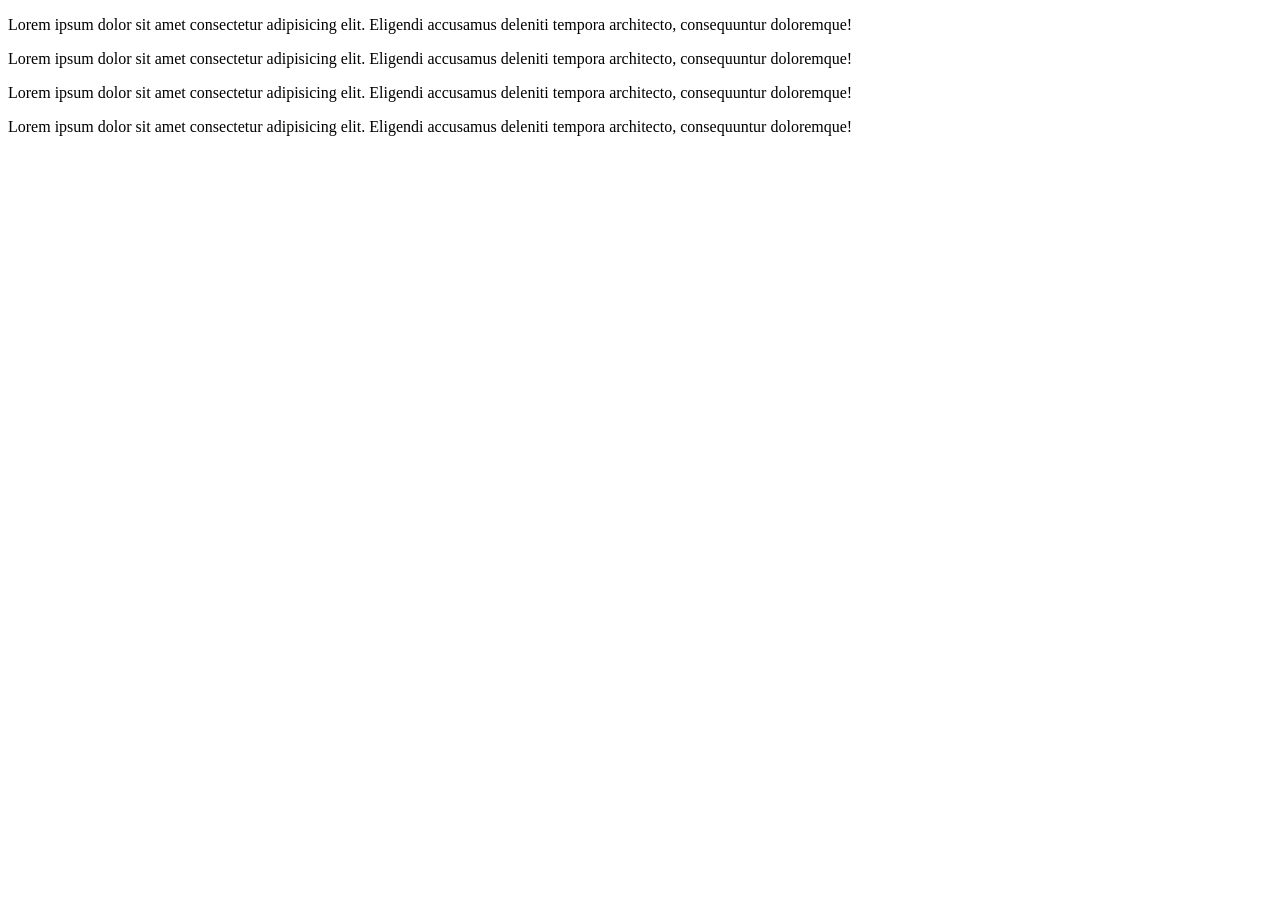
<file: 01 - Variables/index.html>
<!DOCTYPE html>
<html lang="en">
<head>
    <meta charset="UTF-8">
    <meta name="viewport" content="width=device-width, initial-scale=1.0">
    <title>Variables</title>
    <link rel="stylesheet" href="style.scss
</head>
<body>
    <section class="container">
        <section class="card">
            <div class="img img-one"></div>
                <p class="info">Lorem ipsum dolor sit amet consectetur adipisicing elit. Eligendi accusamus deleniti tempora architecto, consequuntur doloremque!</p>
        </section>
        <section class="card">
            <div class="img img-two"></div>
                <p class="info">Lorem ipsum dolor sit amet consectetur adipisicing elit. Eligendi accusamus deleniti tempora architecto, consequuntur doloremque!</p>
        </section>
        <section class="card">
            <div class="img img-three"></div>
                <p class="info">Lorem ipsum dolor sit amet consectetur adipisicing elit. Eligendi accusamus deleniti tempora architecto, consequuntur doloremque!</p>
        </section>
        <section class="card">
            <div class="img img-four"></div>
                <p class="info">Lorem ipsum dolor sit amet consectetur adipisicing elit. Eligendi accusamus deleniti tempora architecto, consequuntur doloremque!</p>
        </section>
    </section>
</body>
</html>
</file>
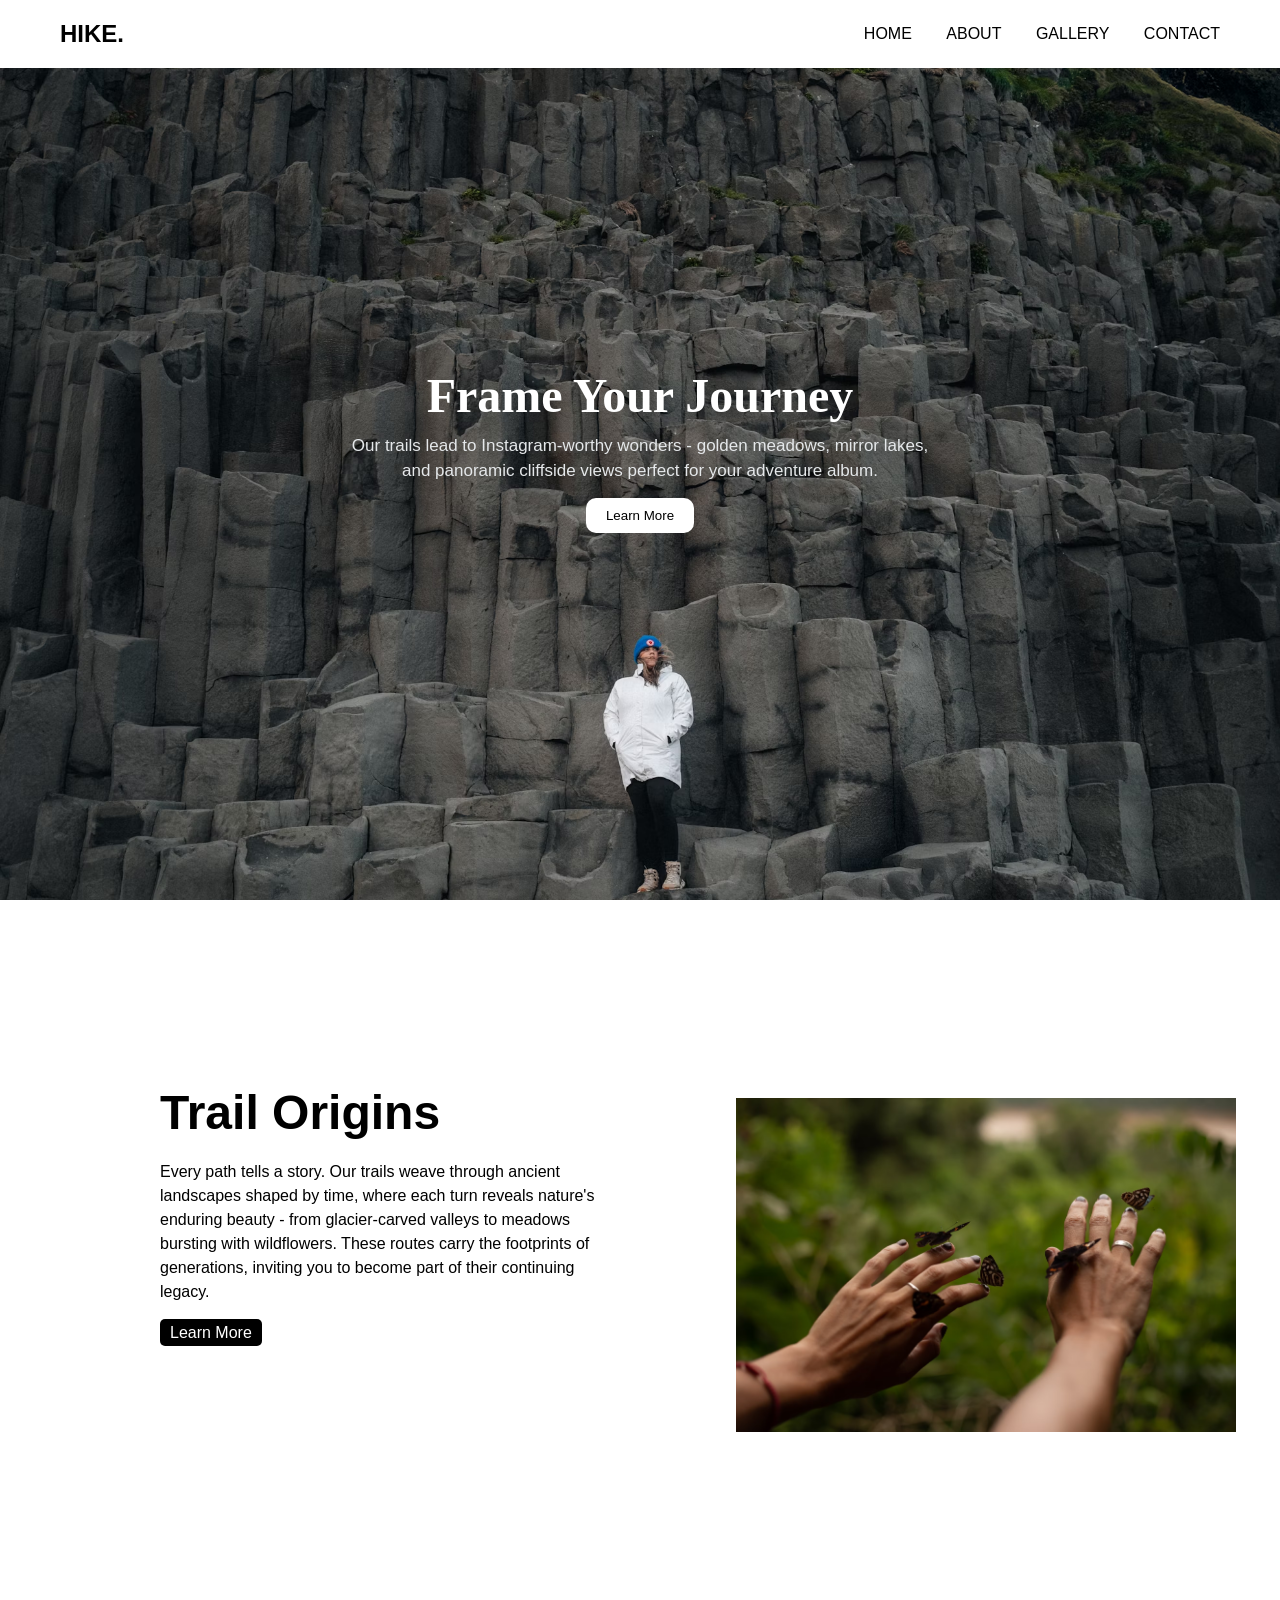
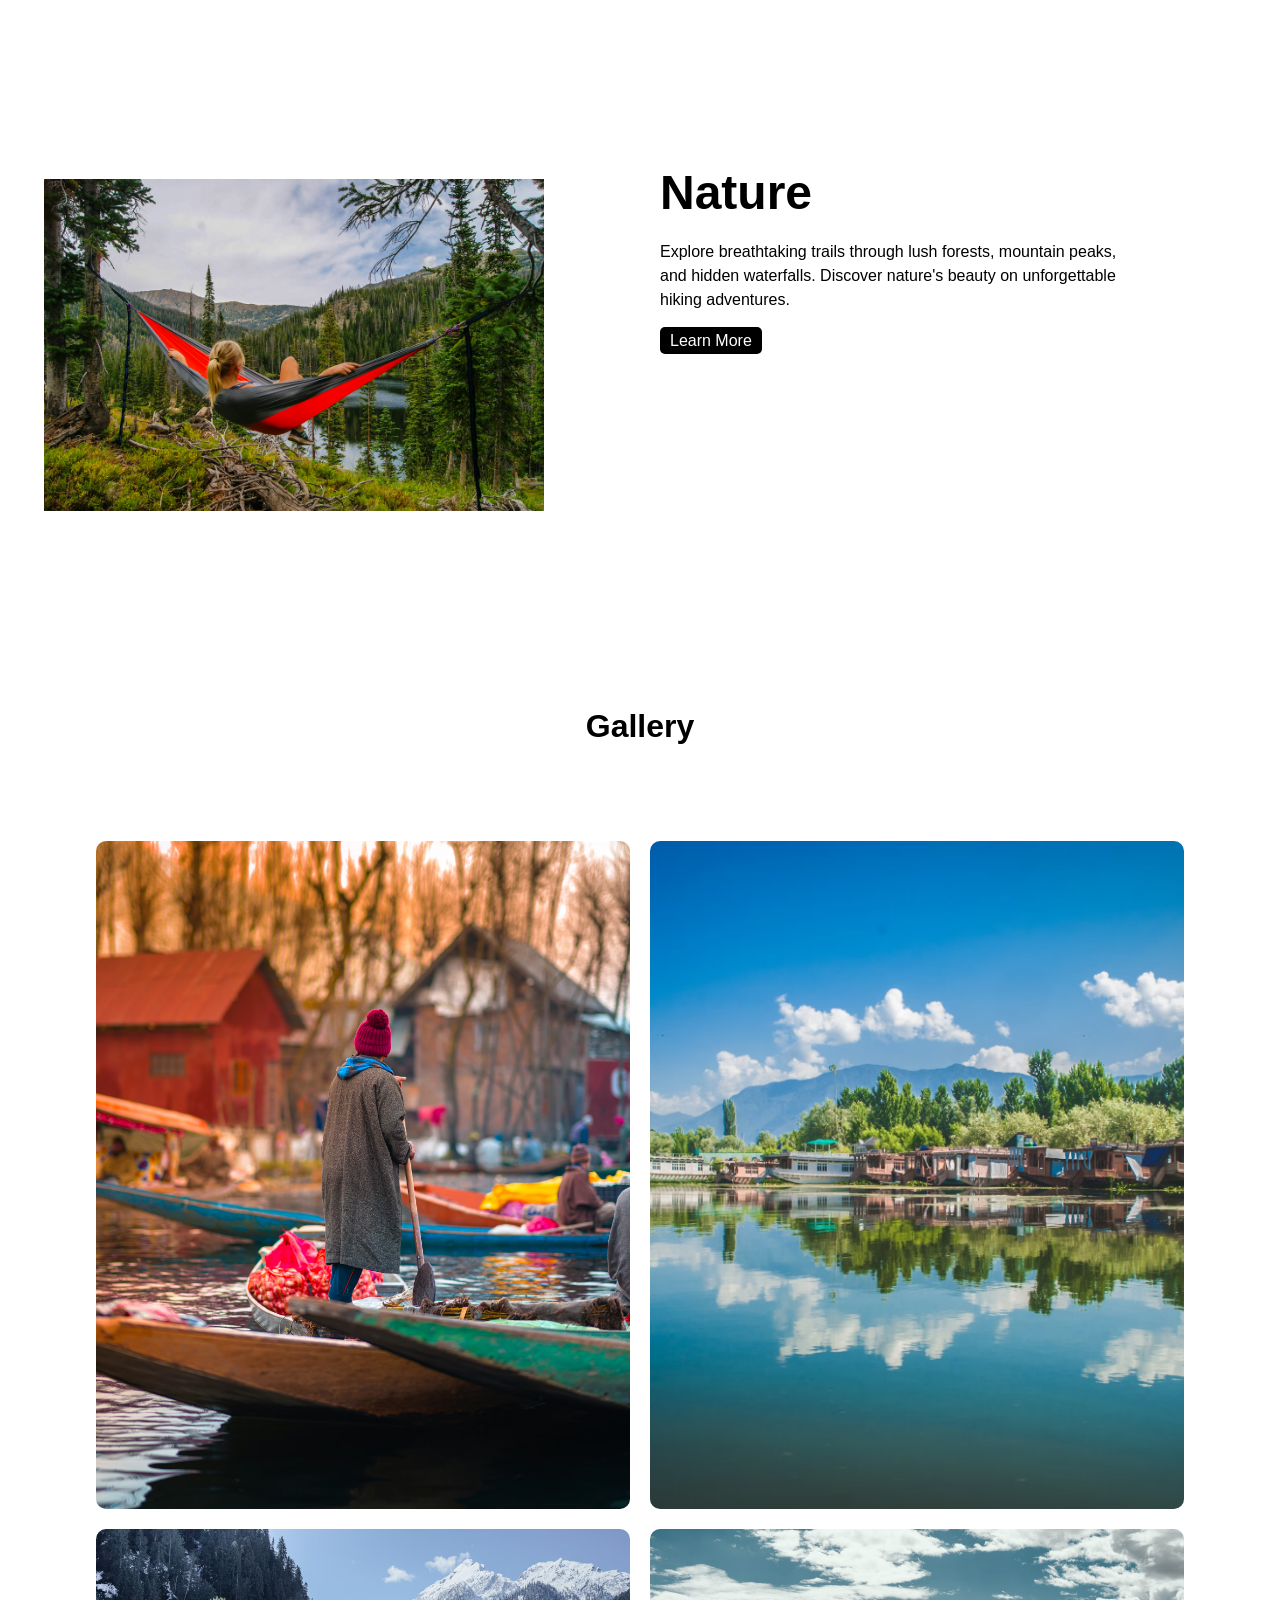
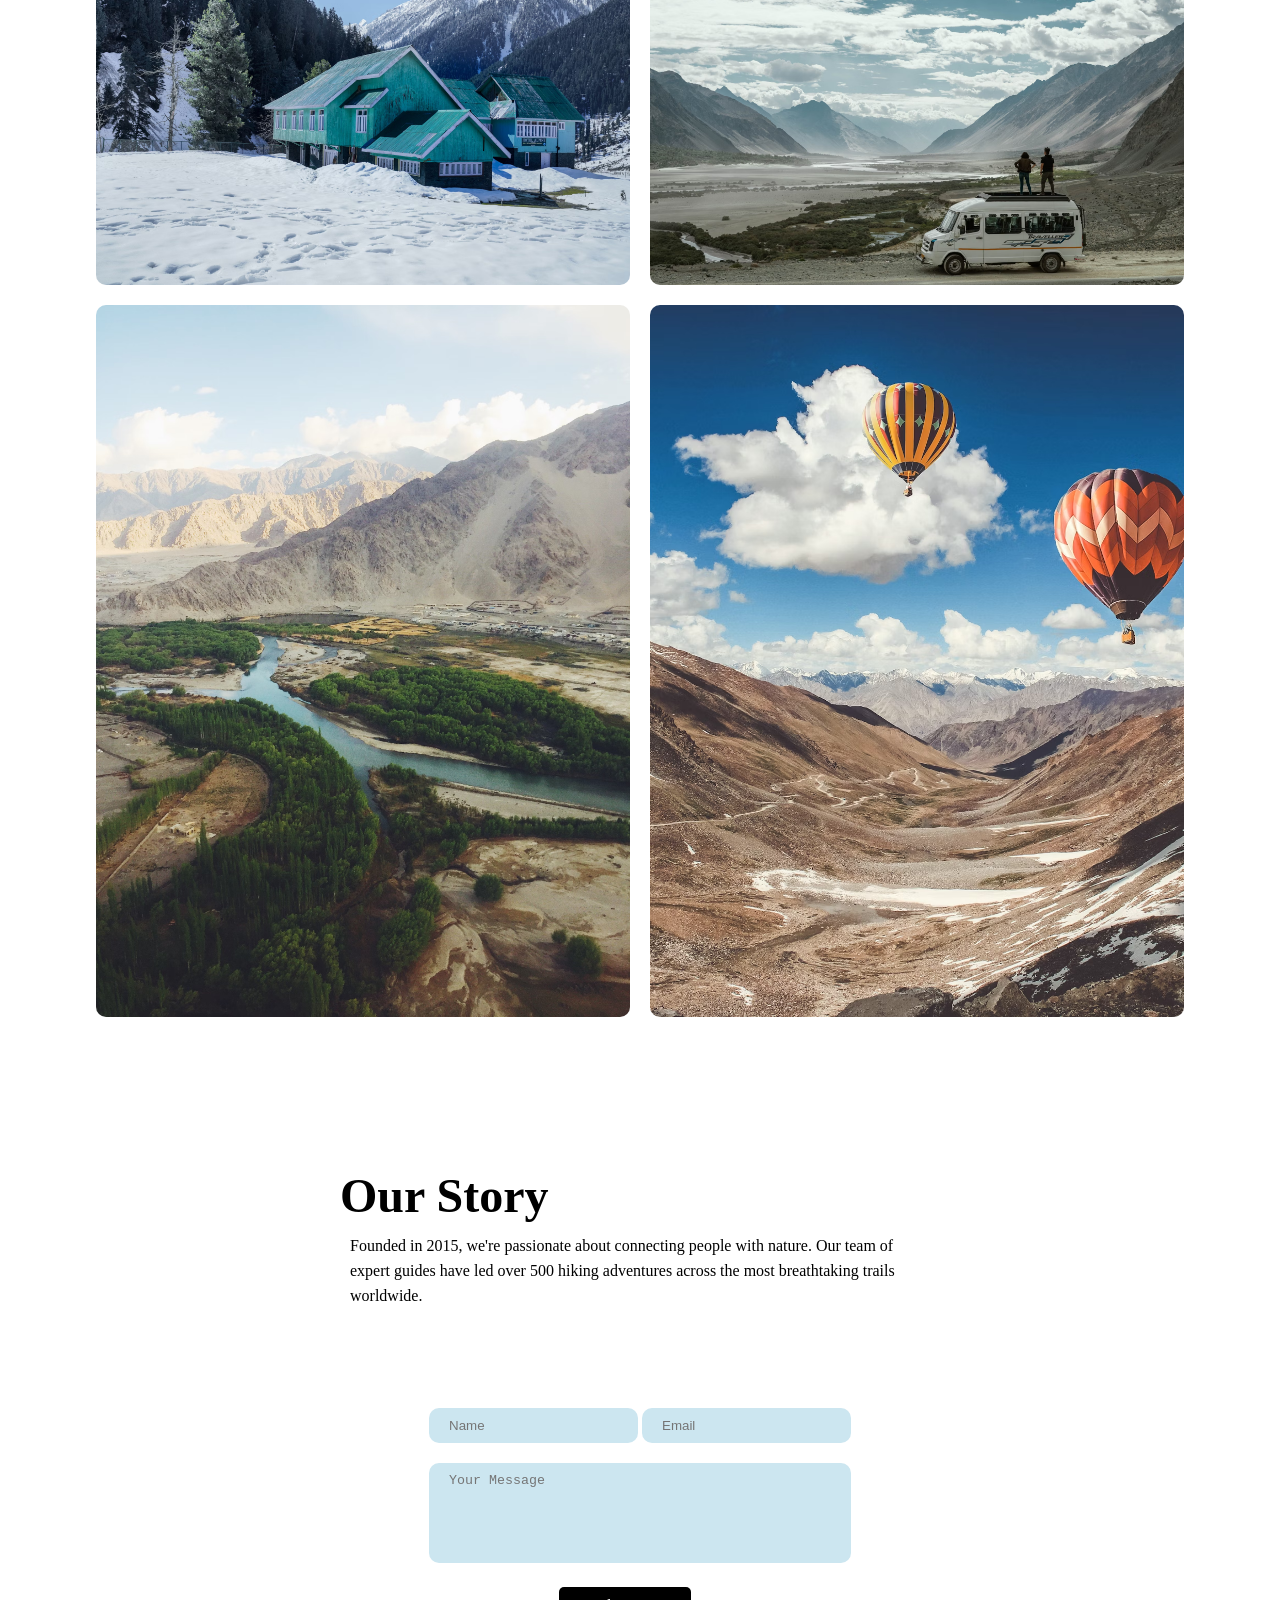
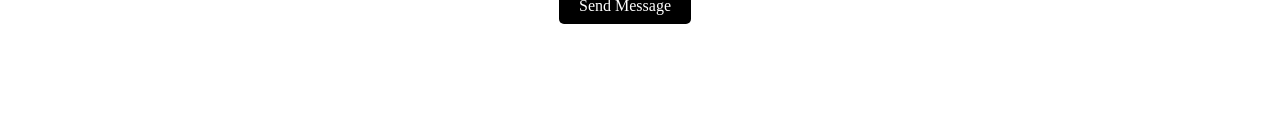
<file: 03 - Imports and Partials/index.html>
<!DOCTYPE html>
<html lang="en">
<head>
    <meta charset="UTF-8">
    <meta name="viewport" content="width=device-width, initial-scale=1.0">
    <title>Hike.</title>
    <link rel="stylesheet" href="style.css">
</head>
<body>
    <nav>
        <div class="logo-container">
            <h1 class="logo">HIKE.</h1>
        </div>
        <ul>
            <li><a href="#">HOME</a></li>
            <li><a href="#">ABOUT</a></li>
            <li><a href="#">GALLERY</a></li>
            <li><a href="#">CONTACT</a></li>
        </ul>
    </nav>

    <!--header section-->
    <main>
        <section class="content-container">
            <h1>Frame Your Journey</h1>
                <p class="info">Our trails lead to Instagram-worthy wonders - golden meadows, mirror lakes, and panoramic cliffside views perfect for your adventure album.</p>
                <button class="cta">Learn More</button>
        </section>
    </main>

    <!--background-->
    <section class="card">
        <div class="card-content one">
            <h1 class="card-heading">Trail Origins</h1>
            <p>Every path tells a story. Our trails weave through ancient landscapes shaped by time, where each turn reveals nature's enduring beauty - from glacier-carved valleys to meadows bursting with wildflowers. These routes carry the footprints of generations, inviting you to become part of their continuing legacy.</p>
            <a href="#">Learn More</a>
        </div>
        <img src="media/photo-1742909281023-b62e557c1b4a.avif" class="card-img one">
    </section>
    <section class="card">
        <img src="media/zach-betten-KYTT8L5JLDs-unsplash.jpg" class="card-img two">
        <div class="card-content two">
            <h1 class="card-heading">Nature</h1>
            <p>Explore breathtaking trails through lush forests, mountain peaks, and hidden waterfalls. Discover nature's beauty on unforgettable hiking adventures.</p>
            <a href="#">Learn More</a>
        </div>
    </section>

    <section class="gallery">
        <h1>Gallery</h1>
        <div class="gallery-container">
            <img src="media/photo-1616190419596-e2839e7380d7.avif" class="gallery-img one">
            <img src="media/photo-1614591276564-7b3e69347a48.avif" class="gallery-img two">
            <img src="media/photo-1584732200355-486a95263014.avif" class="gallery-img three">
            <img src="media/photo-1569092122680-4a491077bab3.avif" class="gallery-img four">
            <img src="media/photo-1538794324396-ebe928942e74.avif" class="gallery-img five">
            <img src="media/photo-1510908072721-6fbd31199630.avif" class="gallery-img six">
    </section>

    <!--footer section-->
    <footer>
        <div class="footer-content">
        <h1 class="footer-heading">Our Story</h1>
        <p class="footer-para">Founded in 2015, we're passionate about connecting people with nature. Our team of expert guides have led over 500 hiking adventures across the most breathtaking trails worldwide.</p>
        </div>
        <form>
            <input type="text" placeholder="Name">
            <input type="email" placeholder="Email" required> <br>
            <textarea placeholder="Your Message"></textarea> <br>
            <a href="#">Send Message</a>
        </form>
    </footer>
</body>
</html>
</file>
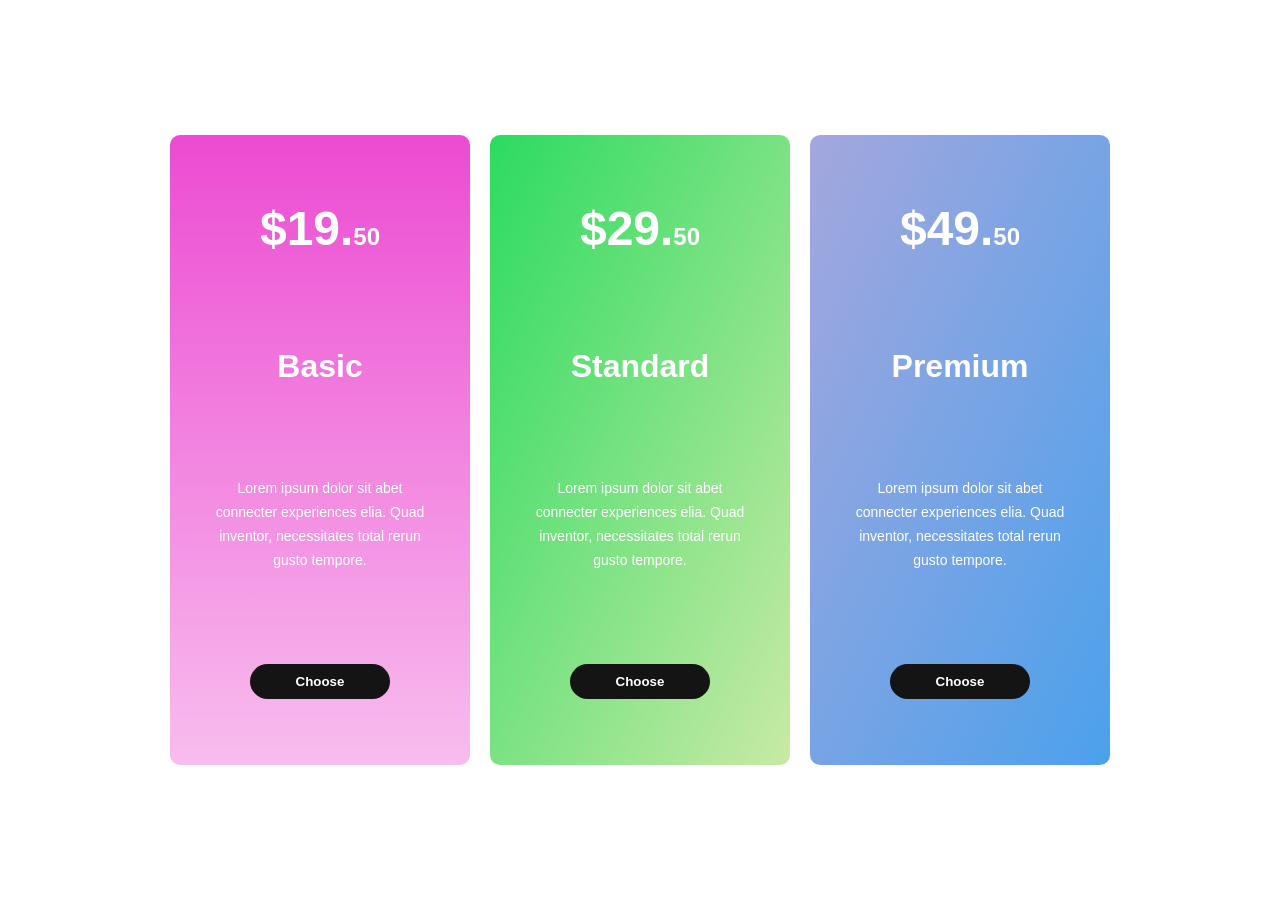
<file: 04 - Mixins/index.html>
<!DOCTYPE html>
<html lang="en">
<head>
  <meta charset="UTF-8">
  <meta name="viewport" content="width=device-width, initial-scale=1.0">
  <title>Cards</title>
  <link rel="stylesheet" href="style.css">
</head>
<body>
  <section class="cards">
    <div class="card card-one">
      <div class="card-content">
        <h1 class="price">$19.<span>50</span></h1>
        <h1 class="card-name">Basic</h1>
        <p class="card-info">
          Lorem ipsum dolor sit abet connecter 
          experiences elia. Quad inventor, 
          necessitates total rerun gusto tempore.
        </p>
        <button>Choose</button>
      </div>
    </div>
    <div class="card card-two">
      <div class="card-content">
        <h1 class="price">$29.<span>50</span></h1>
        <h1 class="card-name">Standard</h1>
        <p class="card-info">
          Lorem ipsum dolor sit abet connecter 
          experiences elia. Quad inventor, 
          necessitates total rerun gusto tempore.
        </p>
        <button>Choose</button>
      </div>
    </div>
    <div class="card card-three">
      <div class="card-content">
        <h1 class="price">$49.<span>50</span></h1>
        <h1 class="card-name">Premium</h1>
        <p class="card-info">
          Lorem ipsum dolor sit abet connecter 
          experiences elia. Quad inventor, 
          necessitates total rerun gusto tempore.
        </p>
        <button>Choose</button>
      </div>
    </div>
  </section>
</body>
</html>
</file>
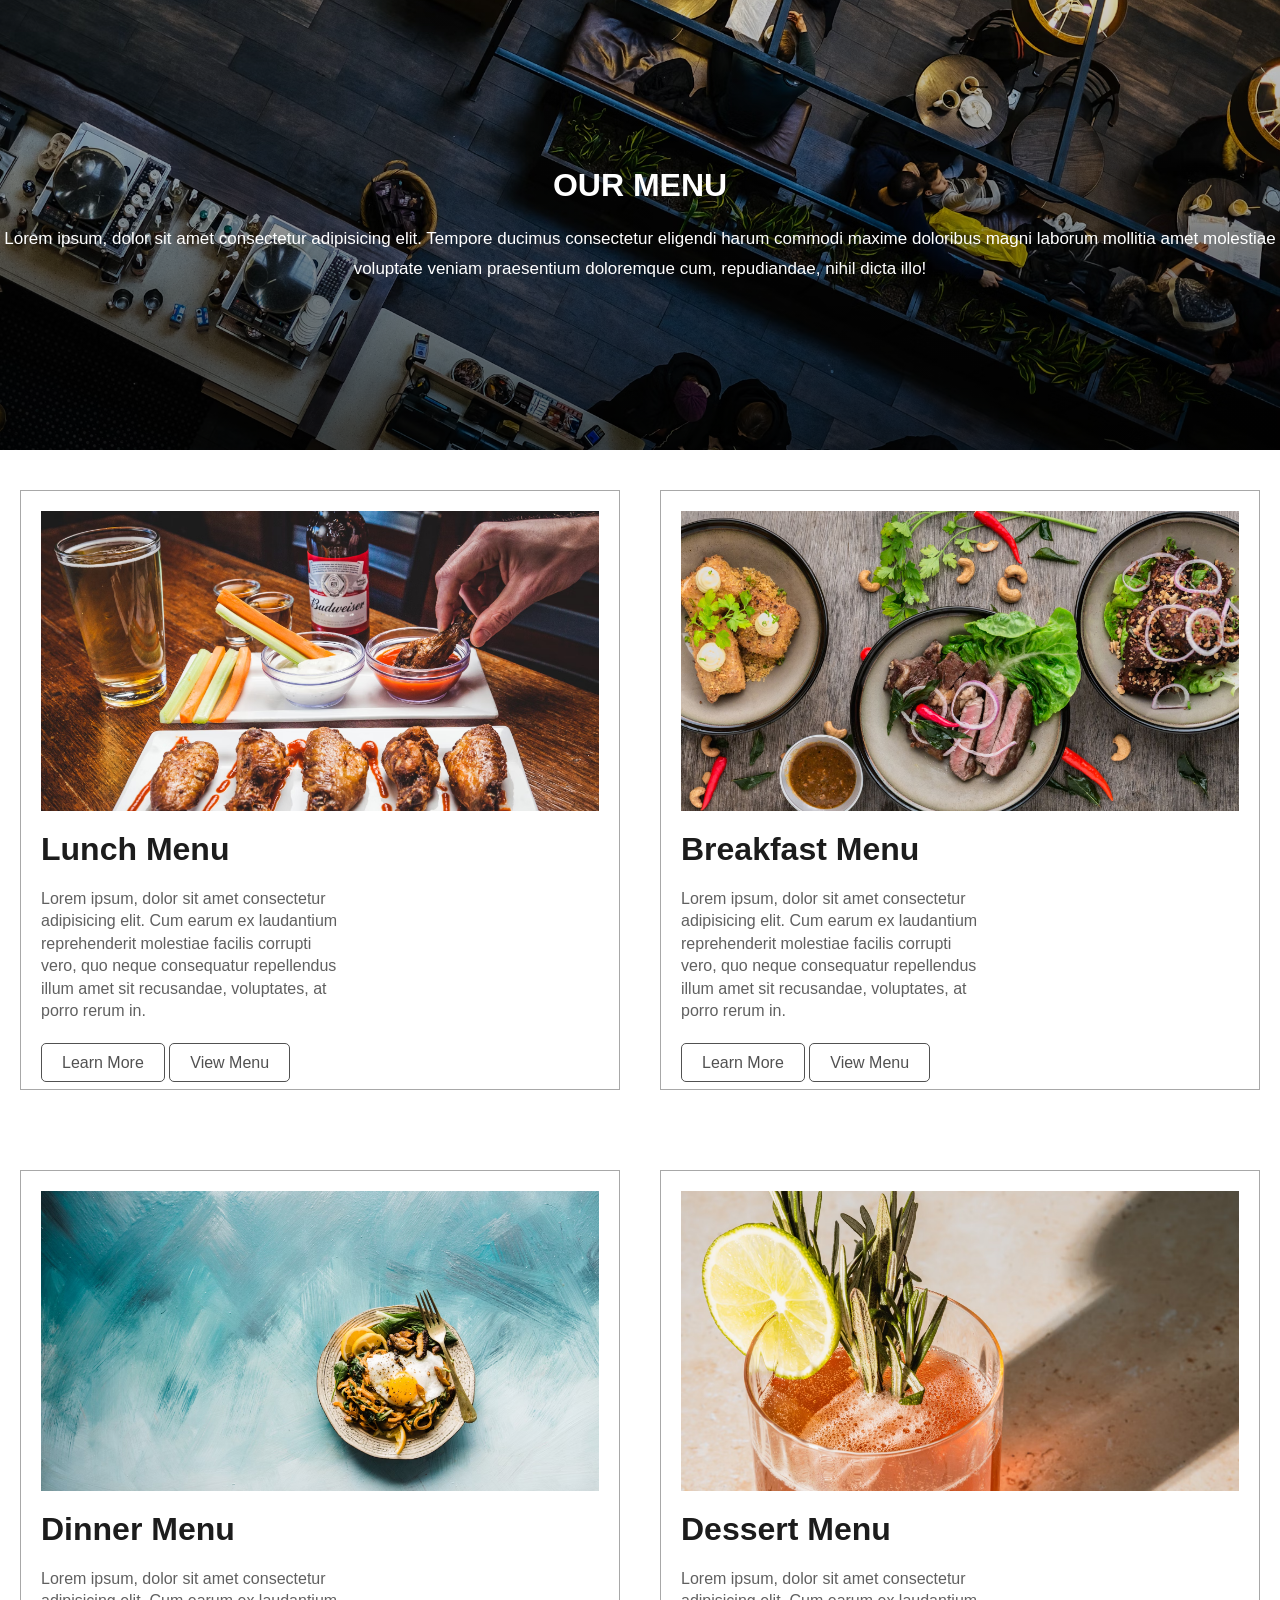
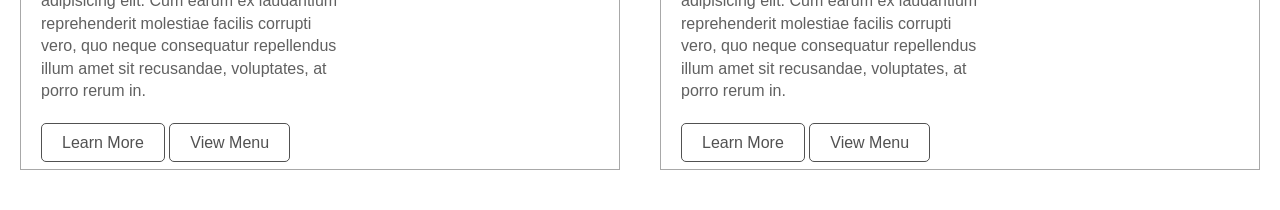
<file: 05 -Extends/index.html>
<!DOCTYPE html>
<html lang="en">
<head>
    <meta charset="UTF-8">
    <meta name="viewport" content="width=device-width, initial-scale=1.0">
    <title>Extends</title>
    <link rel="stylesheet" href="style.css">
</head>
<body>
    <header>
        <h1>OUR MENU</h1>
        <p>
            Lorem ipsum, dolor sit amet consectetur adipisicing elit. Tempore ducimus consectetur eligendi harum commodi maxime doloribus magni laborum mollitia amet molestiae voluptate veniam praesentium doloremque cum, repudiandae, nihil dicta illo!
        </p>
    </header>

    <section class="container">
        <div class="cards">
            <div class="card">
                <div class="card-img img-one"></div>
                <div class="card-content">
                    <h1 class="card-title">Lunch Menu</h1>
                    <p>Lorem ipsum, dolor sit amet consectetur adipisicing elit. Cum earum ex laudantium reprehenderit molestiae facilis corrupti vero, quo neque consequatur repellendus illum amet sit recusandae, voluptates, at porro rerum in.</p>
                    <a href="#" class="btn-primary">Learn More</a>
                    <a href="#" class="btn-primary">View Menu</a>
                </div>
            </div>
            <div class="card">
                <div class="card-img img-two"></div>
                <div class="card-content">
                    <h1 class="card-title">Breakfast Menu</h1>
                    <p>Lorem ipsum, dolor sit amet consectetur adipisicing elit. Cum earum ex laudantium reprehenderit molestiae facilis corrupti vero, quo neque consequatur repellendus illum amet sit recusandae, voluptates, at porro rerum in.</p>
                    <a href="#" class="btn-primary">Learn More</a>
                    <a href="#" class="btn-primary">View Menu</a>
                </div>
            </div>
            <div class="card">
                <div class="card-img img-three"></div>
                <div class="card-content">
                    <h1 class="card-title">Dinner Menu</h1>
                    <p>Lorem ipsum, dolor sit amet consectetur adipisicing elit. Cum earum ex laudantium reprehenderit molestiae facilis corrupti vero, quo neque consequatur repellendus illum amet sit recusandae, voluptates, at porro rerum in.</p>
                    <a href="#" class="btn-primary">Learn More</a>
                    <a href="#" class="btn-primary">View Menu</a>
                </div>
            </div>
            <div class="card">
                <div class="card-img img-four"></div>
                <div class="card-content">
                    <h1 class="card-title">Dessert Menu</h1>
                    <p>Lorem ipsum, dolor sit amet consectetur adipisicing elit. Cum earum ex laudantium reprehenderit molestiae facilis corrupti vero, quo neque consequatur repellendus illum amet sit recusandae, voluptates, at porro rerum in.</p>
                    <a href="#" class="btn-primary">Learn More</a>
                    <a href="#" class="btn-primary">View Menu</a>
                </div>
            </div>
        </div>
    </section>
</body>
</html>
</file>
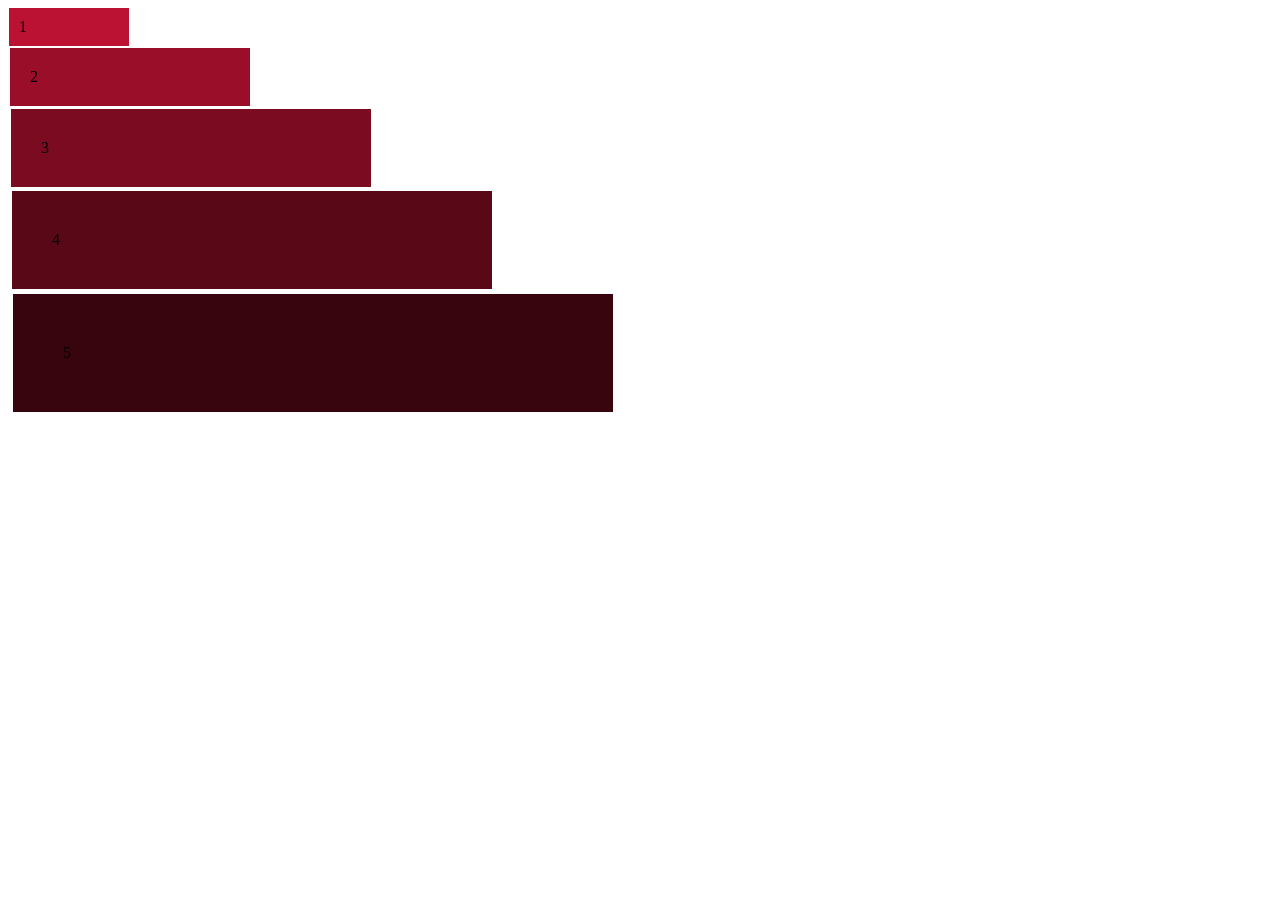
<file: 06 - For Loop/index.html>
<!DOCTYPE html>
<html lang="en">
<head>
    <meta charset="UTF-8">
    <meta name="viewport" content="width=device-width, initial-scale=1.0">
    <title>For Loop</title>
    <link rel="stylesheet" href="style.css">
</head>
<body>
    <!--1st-->

    <!-- <div class="class-1">1</div>
    <div class="class-2">2</div>
    <div class="class-3">3</div>
    <div class="class-4">4</div>
    <div class="class-5">5</div>
    <div class="class-6">6</div>
    <div class="class-7">7</div>
    <div class="class-8">8</div>
    <div class="class-9">9</div>
    <div class="class-10">10</div> -->

    <!--2nd-->

    <div class="list-1">1</div>
    <div class="list-2">2</div>
    <div class="list-3">3</div>
    <div class="list-4">4</div>
    <div class="list-5">5</div>
</body>
</html>
</file>
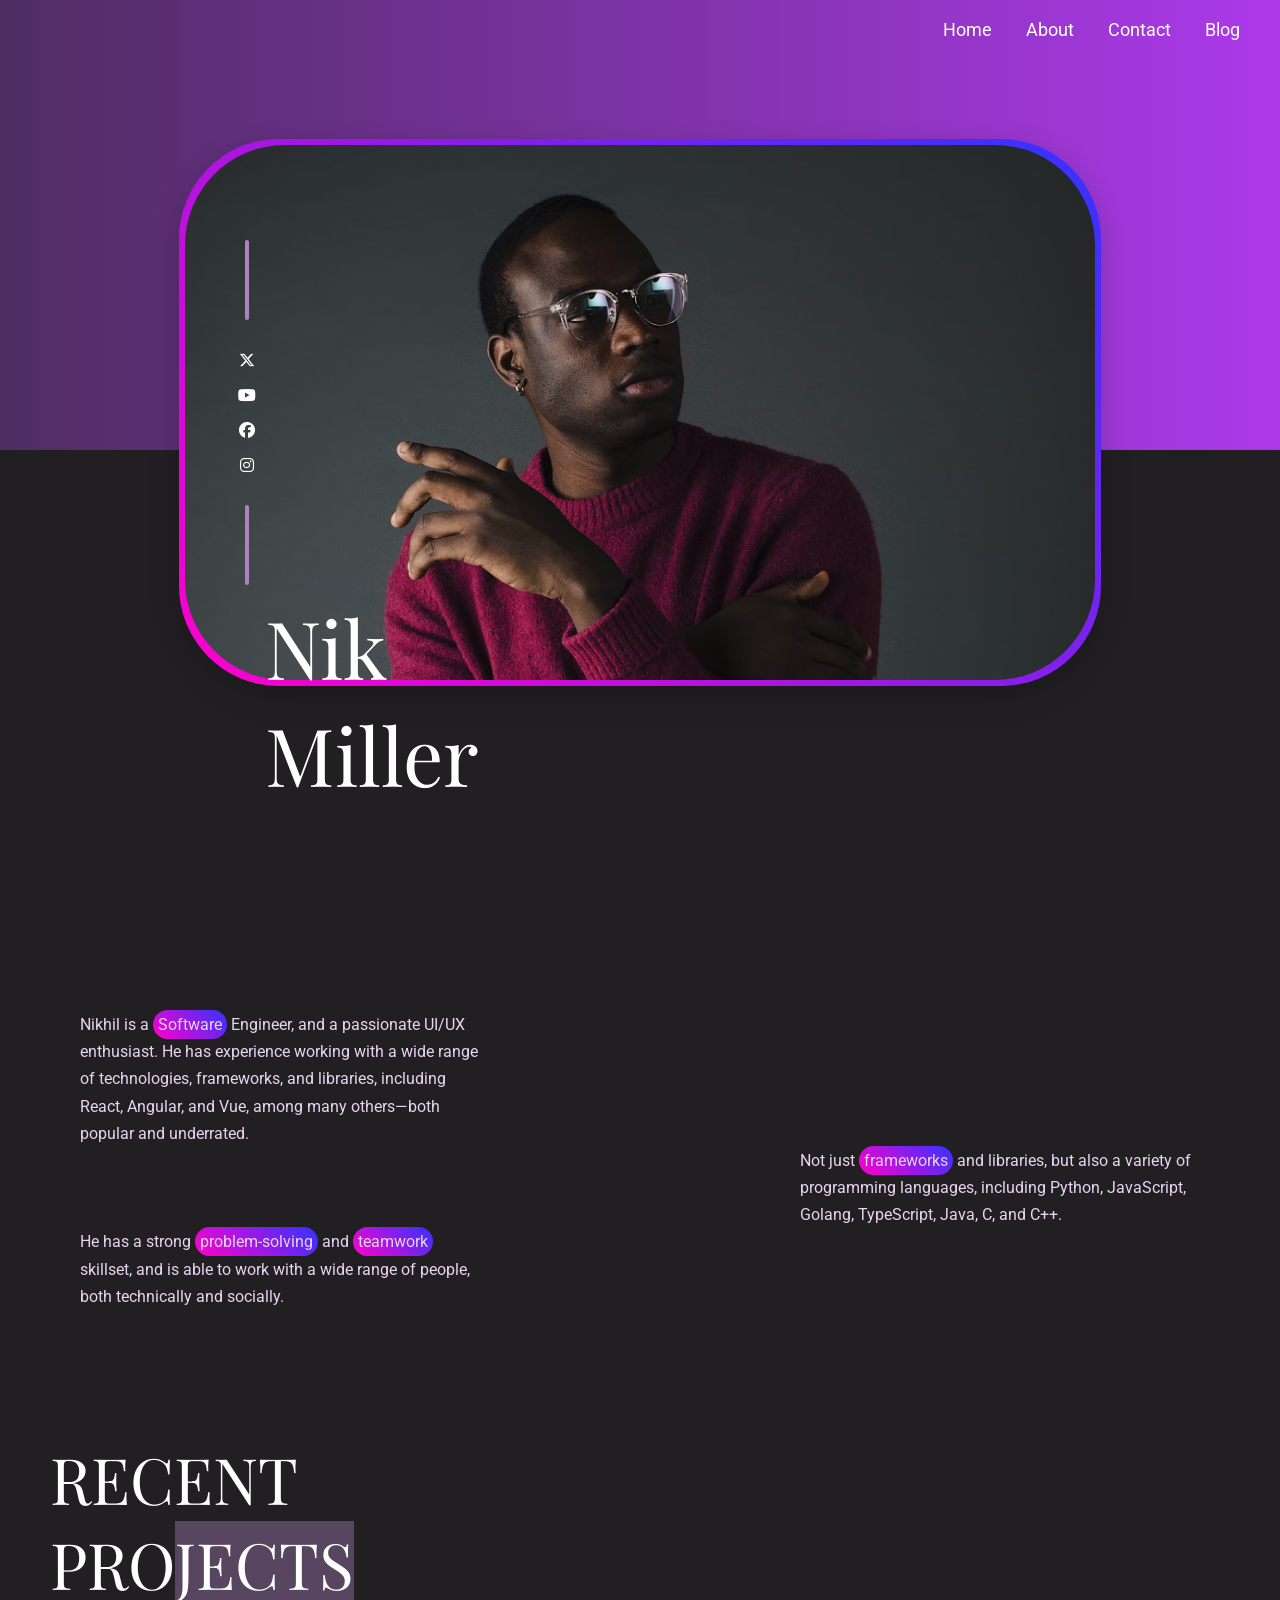
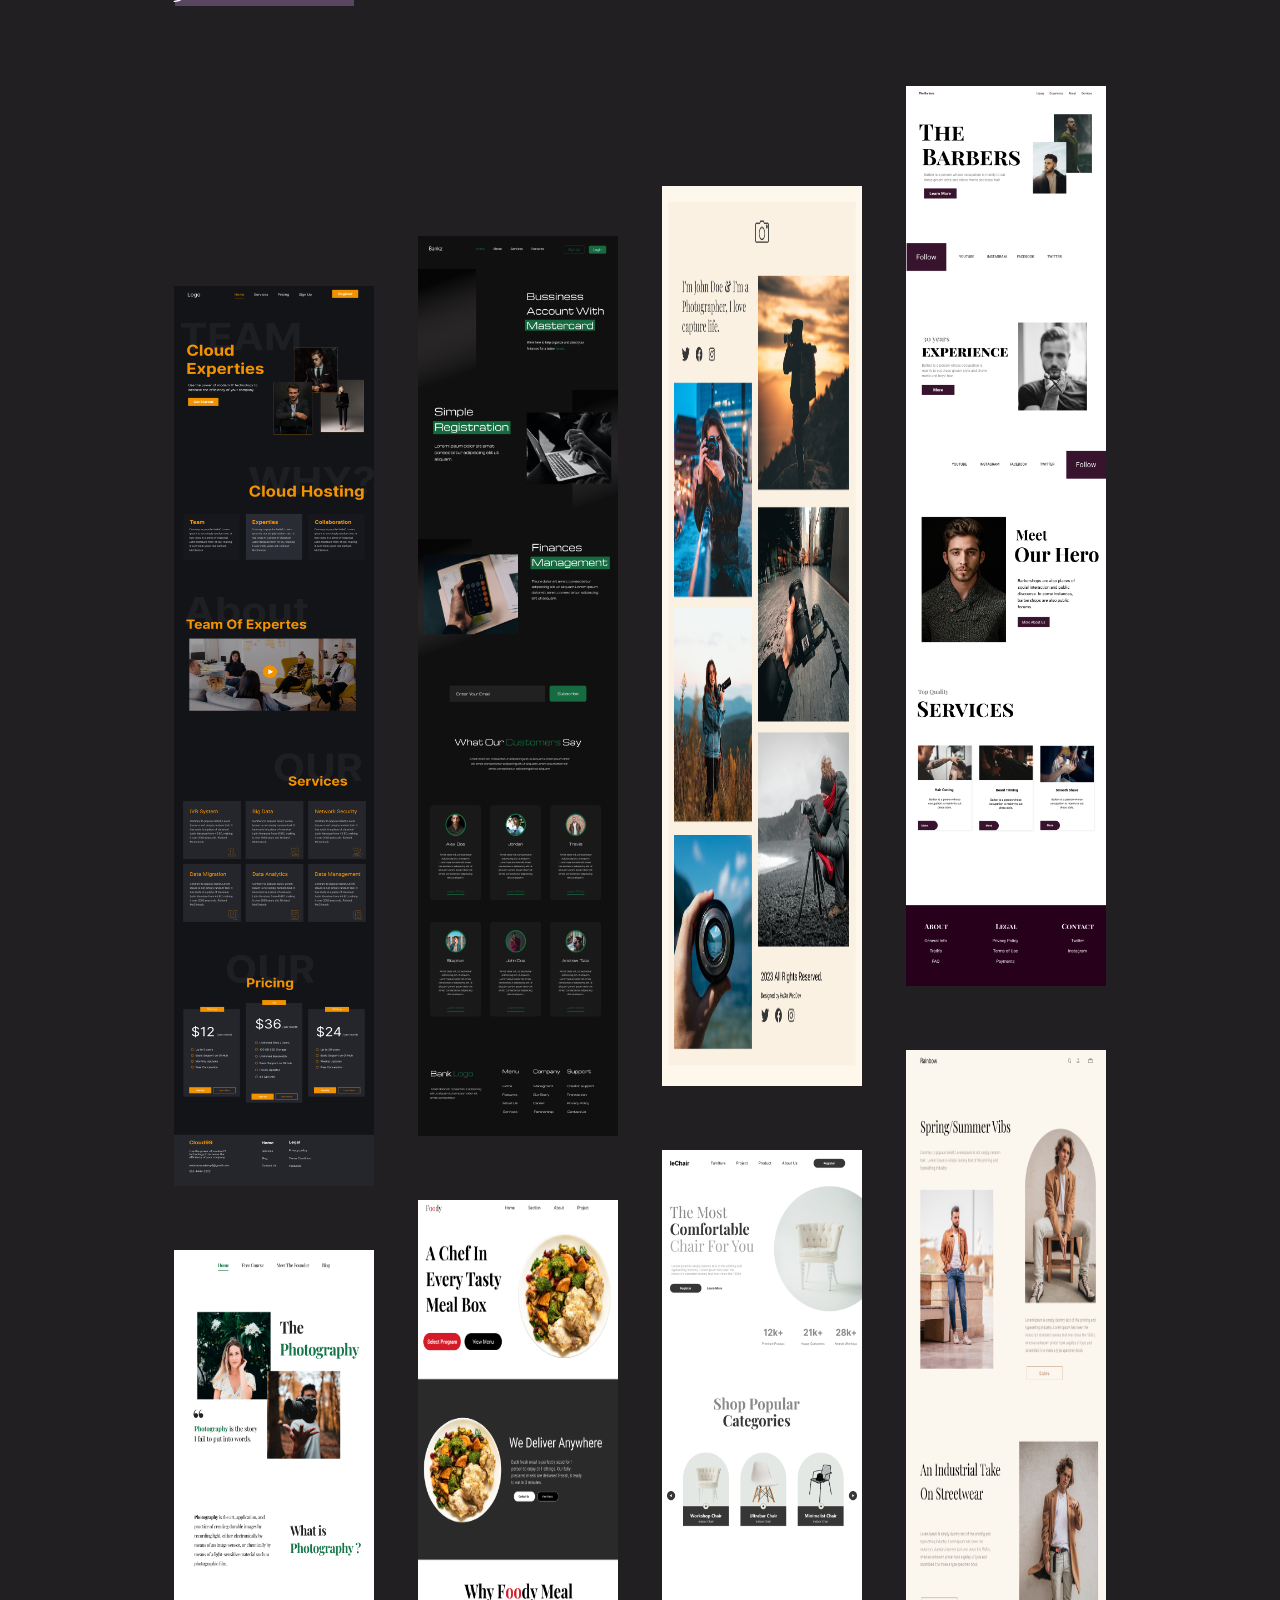
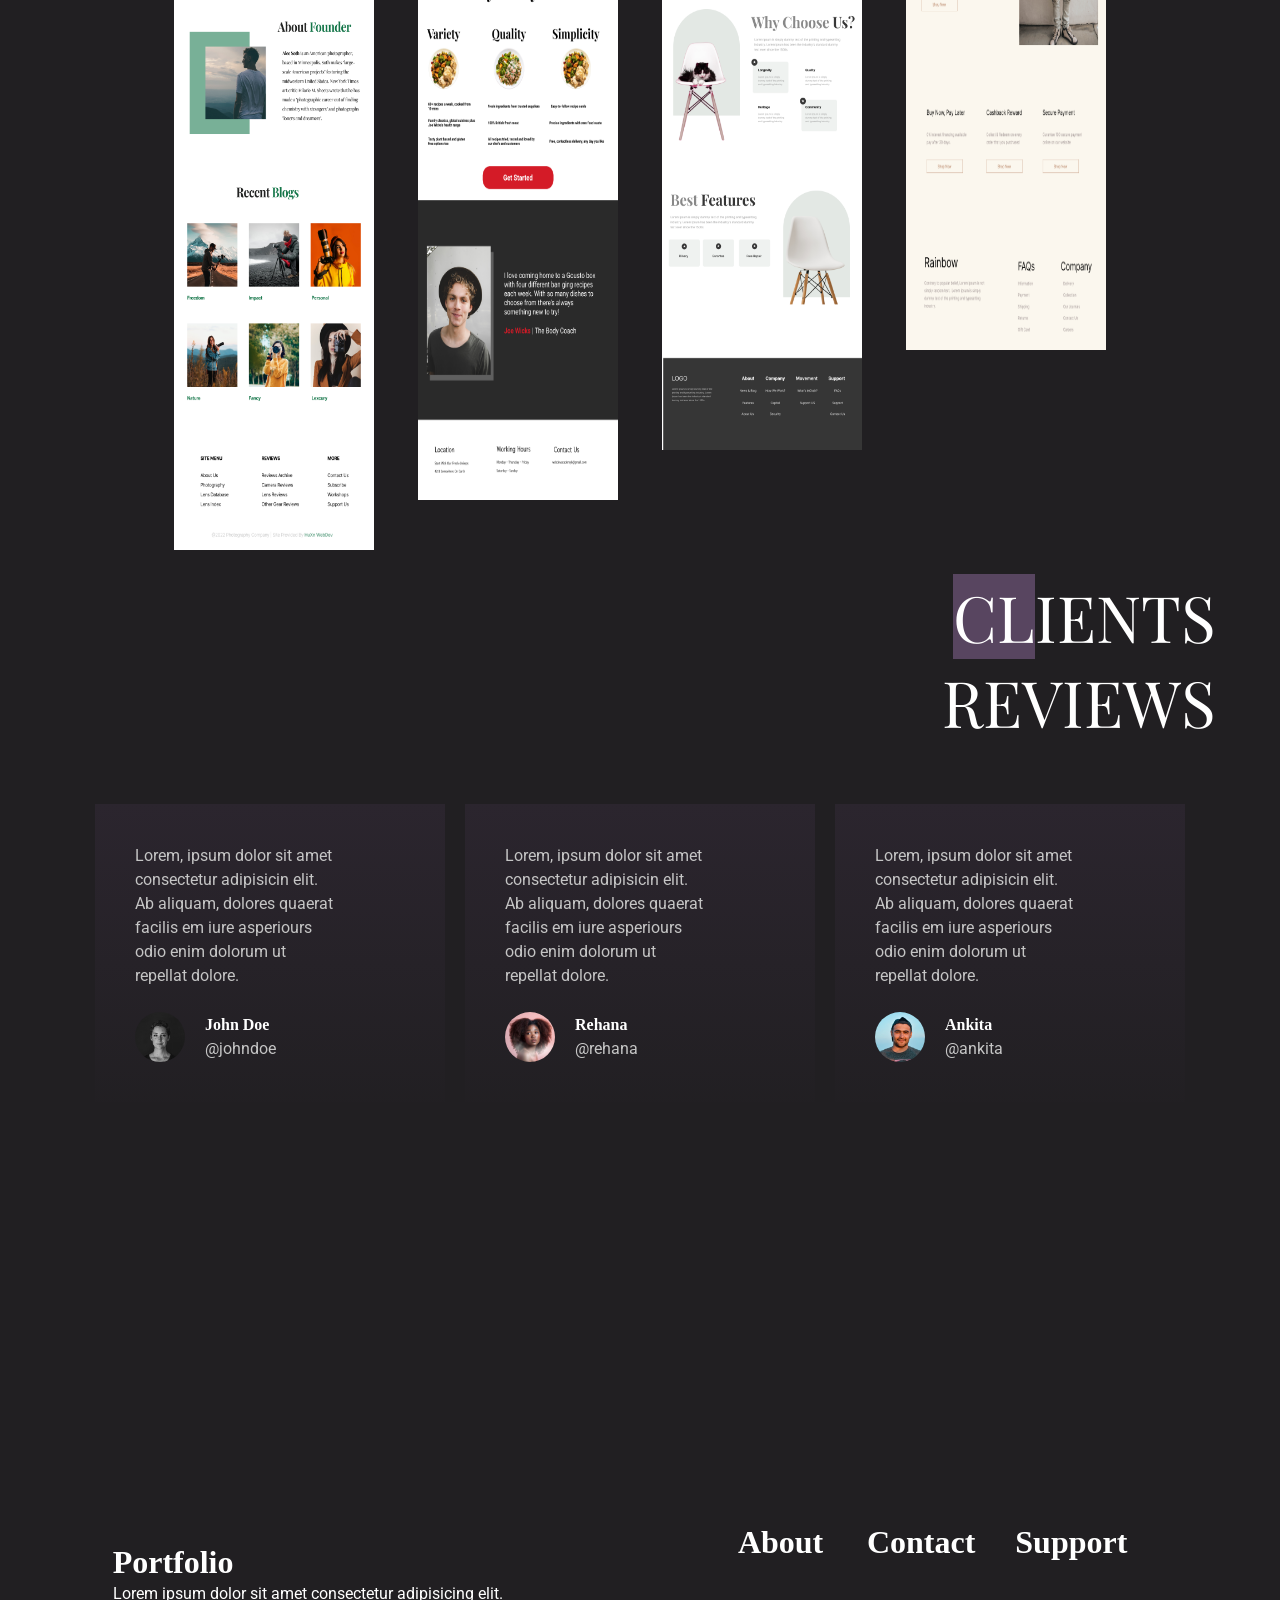
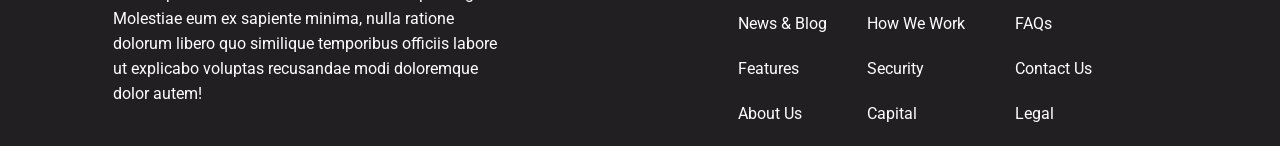
<file: 08 - Portfolio Site/index.html>
<!DOCTYPE html>
<html lang="en">
<head>
    <meta charset="UTF-8">
    <meta name="viewport" content="width=device-width, initial-scale=1.0">
    <title>Portfolio</title>
    <link rel="stylesheet" href="style.css">
    <link rel="stylesheet" href="https://cdnjs.cloudflare.com/ajax/libs/font-awesome/6.7.2/css/all.min.css" integrity="sha512-Evv84Mr4kqVGRNSgIGL/F/aIDqQb7xQ2vcrdIwxfjThSH8CSR7PBEakCr51Ck+w+/U6swU2Im1vVX0SVk9ABhg==" crossorigin="anonymous" referrerpolicy="no-referrer" />
</head>
<body>
    <div class="container">
        <nav>
            <ul>
                <li><a href="#">Home</a></li>
                <li><a href="#">About</a></li>
                <li><a href="#">Contact</a></li>
                <li><a href="#">Blog</a></li>
            </ul>
        </nav>

        <div class="frame-container">
            <div class="gradient">
                <header>
                    <section class="social">
                        <div class="line"></div>
                        <i class="fa-brands fa-x-twitter"></i>
                        <i class="fa-brands fa-youtube"></i>
                        <i class="fa-brands fa-facebook"></i>
                        <i class="fa-brands fa-instagram"></i>
                        <div class="line"></div>
                    </section>

                    <h1>
                        Nik <br>
                        Miller
                    </h1>
                </header>
            </div>
        </div>
    </div>

    <section class="about">
        <p>Nikhil is a <span>Software</span> Engineer, and a passionate UI/UX enthusiast.
            He has experience working with a wide range of technologies, frameworks, and libraries, including React, Angular, and Vue, among many others—both popular and underrated.</p>
            <p class="two">Not just <span>frameworks</span> and libraries, but also a variety of programming languages,
                including Python, JavaScript, Golang, TypeScript, Java, C, and C++.</p>
            <p>He has a strong <span>problem-solving</span> and <span>teamwork</span> skillset, and is able to work with a wide range of people, both technically and socially.</p>
    </section>

    <section class="projects">
        <h1 class="title">
            RECENT <br>
            PRO<span>JECTS</span>
        </h1>

        <section class="img-container">
            <div class="imgs">
                <img src="images/Projects/1.png" class="img-one">
                <img src="images/Projects/2.png" class="img-two">
                <img src="images/Projects/3.png" class="img-three">
                <img src="images/Projects/4.png" class="img-four">
            </div>
            <div class="imgs">
                <img src="images/Projects/5.png" class="img-one">
                <img src="images/Projects/6.png" class="img-two">
                <img src="images/Projects/7.png" class="img-three">
                <img src="images/Projects/8.png" class="img-four">
            </div>
        </section>
    </section>

    <section class="clients">
        <h1 class="title">
            <span>CL</span>IENTS<br>
            REVIEWS
        </h1>

        <section class="cards-container">
            <div class="cards">
                <div class="card">
                    <p class="card-info">
                        Lorem, ipsum dolor sit amet consectetur adipisicin elit. Ab aliquam, dolores quaerat facilis em iure asperiours odio enim dolorum ut repellat dolore.
                    </p>
                    <br>

                    <div class="user-info">
                        <div class="user-img user-img-one"></div>
                            <div class="info">
                                <h4 class="user-name">John Doe</h4>
                                <p class="user-handle">@johndoe</p>
                            </div>
                    </div>
                </div>
                <div class="card">
                    <p class="card-info">
                        Lorem, ipsum dolor sit amet consectetur adipisicin elit. Ab aliquam, dolores quaerat facilis em iure asperiours odio enim dolorum ut repellat dolore.
                    </p>
                    <br>

                    <div class="user-info">
                        <div class="user-img user-img-two"></div>
                            <div class="info">
                                <h4 class="user-name">Rehana</h4>
                                <p class="user-handle">@rehana</p>
                            </div>
                    </div>
                </div>
                <div class="card">
                    <p class="card-info">
                        Lorem, ipsum dolor sit amet consectetur adipisicin elit. Ab aliquam, dolores quaerat facilis em iure asperiours odio enim dolorum ut repellat dolore.
                    </p>
                    <br>

                    <div class="user-info">
                        <div class="user-img user-img-three"></div>
                            <div class="info">
                                <h4 class="user-name">Ankita</h4>
                                <p class="user-handle">@ankita</p>
                            </div>
                    </div>
                </div>
            </div>
        </section>
    </section>

    <footer>
        <div class="logo-container">
            <h1>Portfolio</h1>
            <p>Lorem ipsum dolor sit amet consectetur adipisicing elit. Molestiae eum ex sapiente minima, nulla ratione dolorum libero quo similique temporibus officiis labore ut explicabo voluptas recusandae modi doloremque dolor autem!</p>
        </div>

        <div class="about-company">
            <div class="footer-container">
                <h1>About</h1>
                <p>News & Blog</p>
                <p>Features</p>
                <p>About Us</p>
            </div>
            <div class="footer-container">
                <h1>Contact</h1>
                <p>How We Work</p>
                <p>Security</p>
                <p>Capital</p>
            </div>
            <div class="footer-container">
                <h1>Support</h1>
                <p>FAQs</p>
                <p>Contact Us</p>
                <p>Legal</p>
            </div>
        </div>
    </footer>
</body>
</html>
</file>
<file: 03 - Imports and Partials/style.css>
* {
  margin: 0;
  padding: 0;
  box-sizing: border-box;
  overflow-x: hidden;
}

nav {
  display: flex;
  justify-content: space-between;
  align-items: center;
  background-color: #fff;
  padding: 20px;
  font-family: sans-serif;
  position: fixed;
  width: 100%;
}

.logo-container {
  margin-left: 40px;
}

ul {
  margin-right: 40px;
  list-style: none;
}
ul li {
  display: inline;
  list-style: none;
  margin-left: 30px;
}
ul li a {
  text-decoration: none;
  color: black;
}
ul li a:hover {
  border-bottom: 1px solid rgb(85, 68, 68);
  padding-bottom: 5px;
}

main {
  height: 100vh;
  background: url(media/photo-1741800465167-0c276ad75e08.avif);
  background-position: center;
  background-size: cover;
  background-repeat: no-repeat;
  display: flex;
  flex-direction: column;
  justify-content: center;
  align-items: center;
  text-align: center;
}
main h1 {
  font-size: 3rem;
  color: white;
}
main p {
  color: rgb(229, 232, 234);
  max-width: 600px;
  margin: 10px;
  line-height: 25px;
  font-size: 17px;
  font-family: sans-serif;
}
main button {
  background: transparent;
  border: none;
  background: white;
  padding: 10px 20px;
  border-radius: 10px;
  cursor: pointer;
  margin-top: 5px;
  font-weight: 500;
}

.card {
  height: 70vh;
  display: flex;
  flex-wrap: wrap;
  justify-content: center;
  align-items: center;
  margin-top: 50px;
}
.card .card-content {
  width: 500px;
  height: 400px;
  padding: 20px;
  margin: 0 6rem;
  font-family: sans-serif;
}
.card .card-content .card-heading {
  font-size: 3rem;
  margin-bottom: 8px;
  font-family: sans-serif;
}
.card .card-content p {
  margin: 20px 0;
  margin-bottom: 20px;
  line-height: 1.5rem;
}
.card .card-content a {
  text-decoration: none;
  color: white;
  background: black;
  padding: 5px 10px;
  border-radius: 5px;
}
.card .card-img {
  width: 500px;
}

.gallery {
  margin-top: 3rem;
}
.gallery h1 {
  font-size: 2rem;
  text-align: center;
  font-family: sans-serif;
  margin-bottom: 6rem;
}
.gallery .gallery-container {
  display: grid;
  grid-template-columns: 1fr 1fr;
  gap: 20px;
  margin: 0 6rem;
}
.gallery .gallery-container .gallery-img {
  width: 100%;
  height: 100%; /* Or your preferred height */
  object-fit: cover;
  border-radius: 10px;
}

footer {
  height: 80vh;
  display: flex;
  flex-direction: column;
  justify-content: center;
  align-items: center;
}
footer .footer-content {
  margin-top: 80px;
  width: 600px;
  height: 190px;
}
footer .footer-content .footer-heading {
  font-size: 3rem;
}
footer .footer-content .footer-para {
  max-width: 600px;
  margin: 10px;
  line-height: 25px;
}
footer input {
  padding: 10px 20px;
  margin-bottom: 20px;
  border-radius: 10px;
  border: none;
  background: rgb(204, 230, 240);
}
footer textarea {
  padding: 10px 20px;
  margin-bottom: 30px;
  border-radius: 10px;
  border: none;
  background: rgb(204, 230, 240);
  resize: none;
  max-width: 100%;
  min-width: 100%;
  min-height: 100px;
  max-height: 100px;
}
footer a {
  text-decoration: none;
  background: black;
  color: white;
  padding: 10px 20px;
  border-radius: 5px;
  font-weight: 500;
  margin-left: 130px;
}
footer form {
  padding: 50px 0;
}

@media screen and (max-width: 750px) {
  nav {
    white-space: nowrap;
    font-size: 0.7rem;
    width: 100vw;
  }
  nav ul {
    margin-right: 0;
  }
  .logo-container {
    margin-left: 25px;
  }
  .card {
    height: auto;
  }
  .card .card-content {
    text-align: center;
    order: 1;
    height: 350px;
    margin: 0;
    padding: 15px;
  }
  .card-heading {
    margin-top: 60px;
  }
  .card .card-content p {
    width: 400px;
  }
  .card .card-img {
    order: 2;
  }
  .card .card-img.one {
    padding-top: 35px;
  }
  .gallery {
    margin-top: 150px;
  }
  .gallery .gallery-container {
    margin: 0 2rem;
  }
  .gallery h1 {
    margin-bottom: 4rem;
  }
  .gallery-img {
    width: 100%;
    height: 100%;
  }
  footer {
    height: 90vh;
    flex-direction: column;
    margin-bottom: 70px;
  }
  .footer-content {
    text-align: center;
  }
  .footer-para {
    width: 500px;
    text-align: center;
    padding-left: 65px;
  }
  form {
    margin-top: 40px;
    padding-bottom: 20px;
    width: 400px;
  }
  input {
    width: 400px;
    text-align: center;
    align-items: center;
  }
  textarea {
    place-content: center;
    text-align: center;
  }
}/*# sourceMappingURL=style.css.map */
</file>
<file: 04 - Mixins/style.css>
* {
  margin: 0;
  padding: 0;
  box-sizing: border-box;
}

.cards {
  display: flex;
  flex-wrap: wrap;
  justify-content: center;
  align-items: center;
  min-height: 100vh;
}

.card {
  height: 70vh;
  width: 300px;
  padding: 20px;
  background: linear-gradient(to bottom, #ec4bd2, rgba(235, 75, 208, 0.3647058824));
  border-radius: 10px;
  color: #fff;
  margin: 10px;
}
.card .card-content {
  display: flex;
  flex-direction: column;
  justify-content: space-around;
  align-items: center;
  text-align: center;
  font-family: sans-serif;
  height: 100%;
}
.card .card-content .price {
  font-size: 3rem;
}
.card .card-content .price span {
  font-size: 1.5rem;
}
.card .card-content .card-name {
  font-size: 2rem;
}
.card .card-content .card-info {
  font-size: 14px;
  padding: 0 20px;
  line-height: 1.5rem;
}
.card .card-content button {
  background: #141414;
  color: #fff;
  font-weight: bold;
  padding: 10px 20px;
  width: 140px;
  border-radius: 100px;
  cursor: pointer;
  border: none;
}

.card-two {
  background: linear-gradient(to bottom right, #2cdb60, rgba(105, 197, 8, 0.3647058824));
}

.card-three {
  background: linear-gradient(to bottom right, rgba(6, 13, 163, 0.3647058824), #4ba1ec);
}/*# sourceMappingURL=style.css.map */
</file>
<file: 05 -Extends/style.css>
* {
  padding: 0;
  margin: 0;
  box-sizing: border-box;
}

.flex-center, .container .cards, header {
  display: flex;
  flex-wrap: wrap;
  flex-direction: column;
  justify-content: center;
  align-items: center;
  font-family: sans-serif;
}

header {
  height: 50vh;
  background: linear-gradient(rgba(0, 0, 0, 0.179), rgba(0, 0, 0, 0.65)), url("media/photo-1484659619207-9165d119dafe.avif") no-repeat bottom/cover;
  color: #fff;
}
header p {
  font-size: 17px;
  margin-top: 20px;
  width: 80rem;
  line-height: 30px;
  text-align: center;
}

.container {
  height: 100vh;
}
.container .cards {
  flex-direction: row;
}
.container .cards .card {
  width: 600px;
  height: 600px;
  border: 0.6px solid rgb(168, 168, 168);
  padding: 20px;
  margin: 40px 20px;
  font-family: sans-serif;
}
.container .cards .card .card-img, .container .cards .card .img-four, .container .cards .card .img-three, .container .cards .card .img-two {
  background-image: url("media/photo-1600891965050-6da6bad77c3f.avif");
  height: 300px;
  width: 100%;
  background-size: cover;
  background-position: center;
  background-repeat: no-repeat;
  margin-bottom: 20px;
}
.container .cards .card .img-two {
  background-image: url("media/photo-1504674900247-0877df9cc836.avif");
}
.container .cards .card .img-three {
  background-image: url("media/photo-1515003197210-e0cd71810b5f.avif");
}
.container .cards .card .img-four {
  background-image: url("media/photo-1609951651556-5334e2706168.avif");
}
.container .cards .card p {
  margin-bottom: 2rem;
  max-width: 300px;
  line-height: 1.4;
  color: rgb(96, 96, 96);
}
.container .cards .card .card-title {
  margin-bottom: 20px;
  color: rgb(28, 28, 28);
  font-size: 2rem;
}
.container .cards .card .btn-primary {
  text-decoration: none;
  padding: 10px 20px;
  border-radius: 5px;
  border: 1px solid #515151;
  color: #515151;
  transition: all 0.4s ease;
}
.container .cards .card .btn-primary:hover {
  border: none;
  background: #000;
  color: #fff;
}/*# sourceMappingURL=style.css.map */
</file>
<file: 06 - For Loop/style.css>
.list-1 {
  width: 100px;
  background: #bb1133;
  margin: 1px;
  padding: 10px;
}

.list-2 {
  width: 200px;
  background: #9b0e2a;
  margin: 2px;
  padding: 20px;
}

.list-3 {
  width: 300px;
  background: #7a0b21;
  margin: 3px;
  padding: 30px;
}

.list-4 {
  width: 400px;
  background: #590818;
  margin: 4px;
  padding: 40px;
}

.list-5 {
  width: 500px;
  background: #38050f;
  margin: 5px;
  padding: 50px;
}/*# sourceMappingURL=style.css.map */
</file>
<file: 08 - Portfolio Site/style.css>
@import url("https://fonts.googleapis.com/css2?family=Playfair+Display:ital,wght@0,400..900;1,400..900&family=Roboto:ital,wght@0,100..900;1,100..900&display=swap");
* {
  padding: 0;
  margin: 0;
  box-sizing: border-box;
}

.container {
  height: 50vh;
  background: linear-gradient(to right, #4f2d62, #ac39ea);
}
.container nav {
  display: flex;
  justify-content: flex-end;
  font-family: "Roboto", sans-serif;
}
.container nav ul {
  margin-right: 40px;
  margin-top: 20px;
}
.container nav ul li {
  display: inline;
  list-style: none;
  margin-left: 30px;
}
.container nav ul li a {
  text-decoration: none;
  color: #fff;
  font-size: 1.1rem;
}

.frame-container {
  display: flex;
  justify-content: center;
  align-items: center;
  height: 80vh;
  position: relative;
}
.frame-container .gradient {
  width: 72%;
  height: 76%;
  position: absolute;
  bottom: 74px;
  border-radius: 100px;
  background: linear-gradient(45deg, #ff00cc, #3333ff);
  box-shadow: 0 10px 30px rgba(0, 0, 0, 0.2);
  padding: 6px;
  box-sizing: border-box;
}
.frame-container header {
  width: 100%;
  height: 100%;
  border-radius: 100px;
  background-image: url("images/photo-1506634572416-48cdfe530110.avif");
  background-size: cover;
  background-repeat: no-repeat;
  background-position: center 28%;
}
@media screen and (max-width: 700px) {
  .frame-container header {
    background-position: center;
  }
}
.frame-container header .social {
  height: 100%;
  width: 7%;
  display: flex;
  flex-direction: column;
  justify-content: center;
  color: #fff;
  margin-left: 30px;
  text-align: center;
  gap: 5px;
}
.frame-container header .social .fa-brands {
  margin: 7px;
  cursor: pointer;
}
.frame-container header .social .line {
  margin: 0 auto;
  width: 4px;
  height: 80px;
  border-radius: 10px;
  background: #ae81bf;
  margin-bottom: 20px;
  margin-top: 20px;
}
.frame-container header h1 {
  margin-top: 13px;
  margin-left: 50px;
  color: white;
  font-size: 5rem;
  font-family: "Playfair Display", sans-serif;
  font-weight: normal;
  transform: translate(30px, -100px);
}

.about {
  height: 60vh;
  display: flex;
  flex-direction: column;
  flex-wrap: wrap;
  justify-content: flex-end;
  align-items: flex-start;
  font-family: "Roboto", sans-serif;
  margin-top: 23rem;
  padding: 3rem 5rem;
}
.about p {
  line-height: 1.7;
  color: #e8d4ef;
  width: 400px;
}
.about p span {
  padding: 5px;
  background: linear-gradient(45deg, #ff00cc, #3333ff);
  border-radius: 60px;
}
.about .two {
  align-self: flex-end;
}

.projects .title {
  margin-left: 50px;
  margin-top: 8rem;
  color: white;
  font-size: 4rem;
  font-weight: normal;
  font-family: "Playfair Display", sans-serif;
  transform: translateY(-50px);
}
.projects .title span {
  background: rgba(174, 129, 191, 0.3921568627);
}
.projects .img-container {
  display: flex;
  flex-direction: column;
  justify-content: center;
  align-items: center;
}
.projects img {
  width: 200px;
  height: 100vh;
  margin: 30px 20px;
}
.projects .img-one {
  transform: translateY(200px);
}
.projects .img-two {
  transform: translateY(150px);
}
.projects .img-three {
  transform: translateY(100px);
}

@media screen and (max-width: 680px) {
  .img-one {
    margin-bottom: 6rem;
  }
  .img-two {
    margin-bottom: 6rem;
  }
  .img-three {
    margin-bottom: 6rem;
  }
}
.clients {
  height: 80vh;
  margin-top: 15rem;
}
.clients h1 {
  text-align: right;
  margin-right: 4rem;
  margin-top: 8rem;
  color: white;
  font-size: 4rem;
  font-family: "Playfair Display", sans-serif;
  font-weight: normal;
  transform: translateY(-50px);
}
.clients h1 span {
  background: rgba(174, 129, 191, 0.3921568627);
}
.clients section.cards-container .cards {
  display: flex;
  flex-wrap: wrap;
  justify-content: center;
  align-items: center;
}
.clients section.cards-container .cards .card {
  background: linear-gradient(to bottom, #2b252e, rgba(43, 37, 46, 0.062));
  padding: 40px;
  color: #fff;
  line-height: 1.5;
  margin: 10px;
}
.clients section.cards-container .cards .card p {
  width: 200px;
  font-family: "Roboto", sans-serif;
  color: rgb(197, 197, 197);
}
.clients section.cards-container .cards .card .user-info {
  display: flex;
  align-items: center;
  justify-content: center;
}
.clients section.cards-container .cards .card .user-info .user-img {
  margin-right: 20px;
  width: 50px;
  height: 50px;
  border-radius: 100px;
  background: url("images/Clients/photo-1506863530036-1efeddceb993.avif") no-repeat center/cover;
}
.clients section.cards-container .cards .card .user-info .user-img-two {
  background: url("images/Clients/photo-1519699047748-de8e457a634e.avif") no-repeat center/cover;
}
.clients section.cards-container .cards .card .user-info .user-img-three {
  background: url("images/Clients/photo-1564564321837-a57b7070ac4f.avif") no-repeat center/cover;
}

footer {
  margin-top: 10rem;
  display: flex;
  flex-wrap: wrap;
  justify-content: space-around;
  align-items: center;
  color: #fff;
}
footer h1 {
  font-size: 2rem;
}
footer p {
  max-width: 400px;
  font-family: "Roboto", sans-serif;
  line-height: 25px;
}
footer .about-company {
  display: flex;
  flex-wrap: wrap;
  justify-content: center;
  align-items: center;
}

.footer-container {
  margin-right: 40px;
  margin-top: 20px;
}
.footer-container h1 {
  margin-bottom: 50px;
}
.footer-container p {
  font-family: "Roboto", sans-serif;
  margin-bottom: 20px;
}

@media screen and (max-width: 1000px) {
  footer {
    height: 140vh;
    margin-top: 30rem;
  }
}
body {
  background: #211f22;
}/*# sourceMappingURL=style.css.map */
</file>
